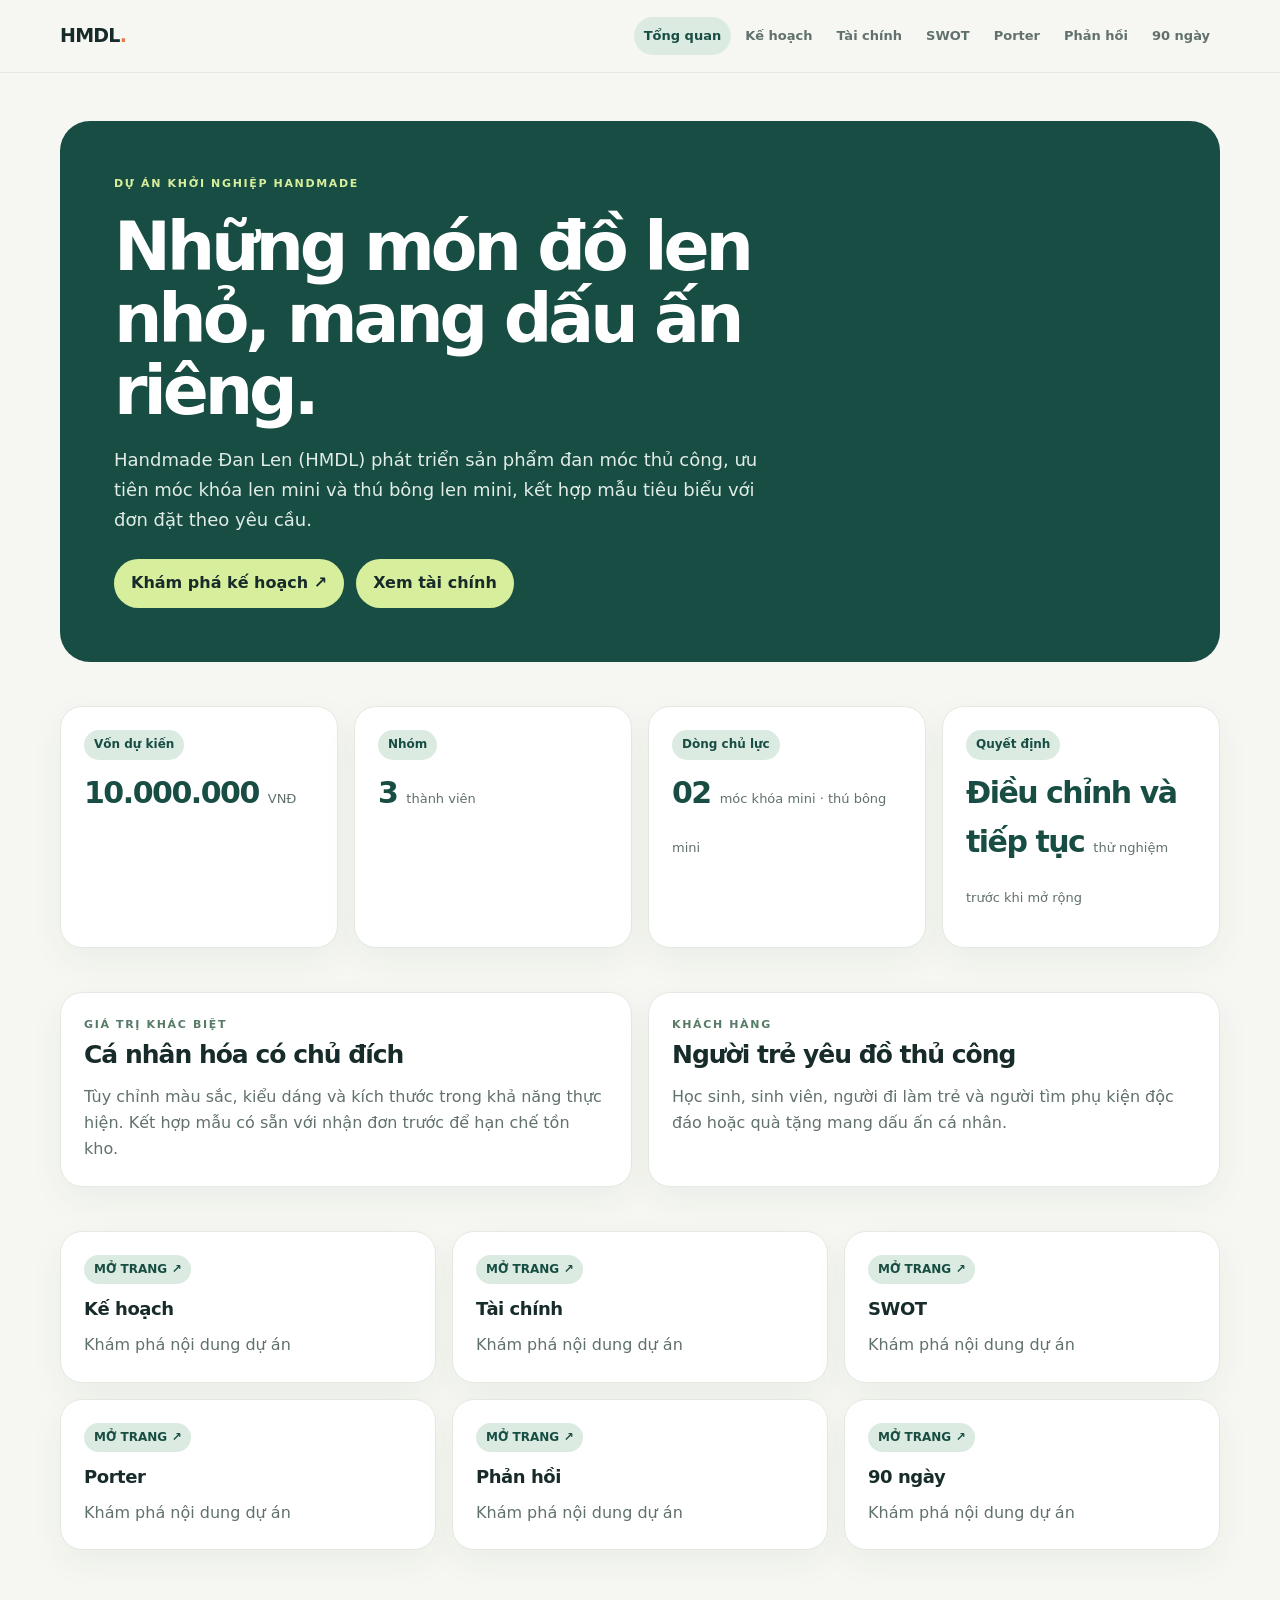
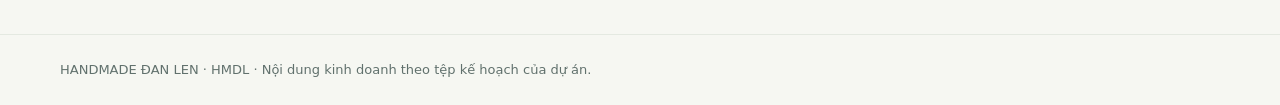
<file: index.html>
<!doctype html><html lang="vi"><head><meta charset="utf-8"><meta name="viewport" content="width=device-width,initial-scale=1"><title>Tổng quan · HMDL</title><link rel="stylesheet" href="style.css"></head><body><header><div class="wrap nav"><a class="brand" href="index.html">HMDL<span style="color:#e77b48">.</span></a><nav><a class="active" href="index.html">Tổng quan</a><a class="" href="business-plan.html">Kế hoạch</a><a class="" href="financial-analysis.html">Tài chính</a><a class="" href="swot.html">SWOT</a><a class="" href="five-forces.html">Porter</a><a class="" href="reflections.html">Phản hồi</a><a class="" href="action-plan.html">90 ngày</a></nav></div></header><main class="wrap"><section class="hero"><div class="eyebrow">DỰ ÁN KHỞI NGHIỆP HANDMADE</div><h1>Những món đồ len nhỏ, mang dấu ấn riêng.</h1><p>Handmade Đan Len (HMDL) phát triển sản phẩm đan móc thủ công, ưu tiên móc khóa len mini và thú bông len mini, kết hợp mẫu tiêu biểu với đơn đặt theo yêu cầu.</p><div class="actions"><a class="btn" href="business-plan.html">Khám phá kế hoạch ↗</a><a class="btn" href="financial-analysis.html">Xem tài chính</a></div></section><section class="section grid g4"><article class="card"><span class="tag">Vốn dự kiến</span><div class="metric">10.000.000 <small>VNĐ</small></div></article><article class="card"><span class="tag">Nhóm</span><div class="metric">3 <small>thành viên</small></div></article><article class="card"><span class="tag">Dòng chủ lực</span><div class="metric">02 <small>móc khóa mini · thú bông mini</small></div></article><article class="card"><span class="tag">Quyết định</span><div class="metric">Điều chỉnh và tiếp tục <small>thử nghiệm trước khi mở rộng</small></div></article></section><section class="section grid g2"><article class="card"><div class="eyebrow">GIÁ TRỊ KHÁC BIỆT</div><h2>Cá nhân hóa có chủ đích</h2><p>Tùy chỉnh màu sắc, kiểu dáng và kích thước trong khả năng thực hiện. Kết hợp mẫu có sẵn với nhận đơn trước để hạn chế tồn kho.</p></article><article class="card"><div class="eyebrow">KHÁCH HÀNG</div><h2>Người trẻ yêu đồ thủ công</h2><p>Học sinh, sinh viên, người đi làm trẻ và người tìm phụ kiện độc đáo hoặc quà tặng mang dấu ấn cá nhân.</p></article></section><section class="section grid g3"><a class="card" style="text-decoration:none" href="business-plan.html"><span class="tag">MỞ TRANG ↗</span><h3>Kế hoạch</h3><p>Khám phá nội dung dự án</p></a><a class="card" style="text-decoration:none" href="financial-analysis.html"><span class="tag">MỞ TRANG ↗</span><h3>Tài chính</h3><p>Khám phá nội dung dự án</p></a><a class="card" style="text-decoration:none" href="swot.html"><span class="tag">MỞ TRANG ↗</span><h3>SWOT</h3><p>Khám phá nội dung dự án</p></a><a class="card" style="text-decoration:none" href="five-forces.html"><span class="tag">MỞ TRANG ↗</span><h3>Porter</h3><p>Khám phá nội dung dự án</p></a><a class="card" style="text-decoration:none" href="reflections.html"><span class="tag">MỞ TRANG ↗</span><h3>Phản hồi</h3><p>Khám phá nội dung dự án</p></a><a class="card" style="text-decoration:none" href="action-plan.html"><span class="tag">MỞ TRANG ↗</span><h3>90 ngày</h3><p>Khám phá nội dung dự án</p></a></section></main><footer><div class="wrap">HANDMADE ĐAN LEN · HMDL · Nội dung kinh doanh theo tệp kế hoạch của dự án.</div></footer></body></html>
</file>
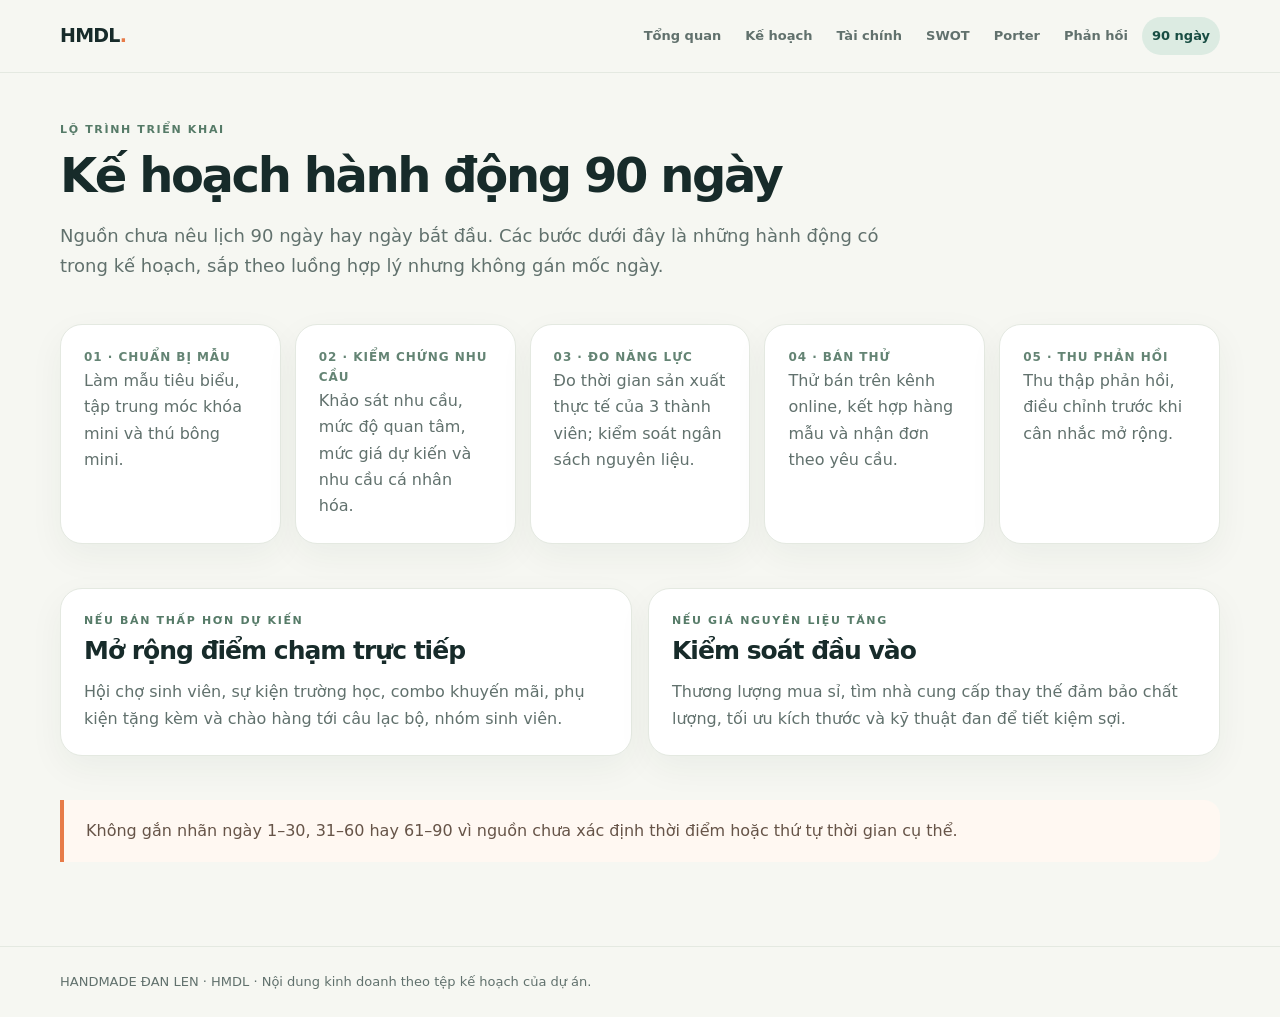
<file: action-plan.html>
<!doctype html><html lang="vi"><head><meta charset="utf-8"><meta name="viewport" content="width=device-width,initial-scale=1"><title>action-plan · HMDL</title><link rel="stylesheet" href="style.css"></head><body><header><div class="wrap nav"><a class="brand" href="index.html">HMDL<span style="color:#e77b48">.</span></a><nav><a class="" href="index.html">Tổng quan</a><a class="" href="business-plan.html">Kế hoạch</a><a class="" href="financial-analysis.html">Tài chính</a><a class="" href="swot.html">SWOT</a><a class="" href="five-forces.html">Porter</a><a class="" href="reflections.html">Phản hồi</a><a class="active" href="action-plan.html">90 ngày</a></nav></div></header><main class="wrap"><div class="eyebrow">LỘ TRÌNH TRIỂN KHAI</div><h1 class="title">Kế hoạch hành động 90 ngày</h1><p class="lead">Nguồn chưa nêu lịch 90 ngày hay ngày bắt đầu. Các bước dưới đây là những hành động có trong kế hoạch, sắp theo luồng hợp lý nhưng không gán mốc ngày.</p><section class="section timeline"><article class="card"><div class="step">01 · Chuẩn bị mẫu</div><p>Làm mẫu tiêu biểu, tập trung móc khóa mini và thú bông mini.</p></article><article class="card"><div class="step">02 · Kiểm chứng nhu cầu</div><p>Khảo sát nhu cầu, mức độ quan tâm, mức giá dự kiến và nhu cầu cá nhân hóa.</p></article><article class="card"><div class="step">03 · Đo năng lực</div><p>Đo thời gian sản xuất thực tế của 3 thành viên; kiểm soát ngân sách nguyên liệu.</p></article><article class="card"><div class="step">04 · Bán thử</div><p>Thử bán trên kênh online, kết hợp hàng mẫu và nhận đơn theo yêu cầu.</p></article><article class="card"><div class="step">05 · Thu phản hồi</div><p>Thu thập phản hồi, điều chỉnh trước khi cân nhắc mở rộng.</p></article></section><section class="section grid g2"><article class="card"><div class="eyebrow">NẾU BÁN THẤP HƠN DỰ KIẾN</div><h2>Mở rộng điểm chạm trực tiếp</h2><p>Hội chợ sinh viên, sự kiện trường học, combo khuyến mãi, phụ kiện tặng kèm và chào hàng tới câu lạc bộ, nhóm sinh viên.</p></article><article class="card"><div class="eyebrow">NẾU GIÁ NGUYÊN LIỆU TĂNG</div><h2>Kiểm soát đầu vào</h2><p>Thương lượng mua sỉ, tìm nhà cung cấp thay thế đảm bảo chất lượng, tối ưu kích thước và kỹ thuật đan để tiết kiệm sợi.</p></article></section><div class="callout section">Không gắn nhãn ngày 1–30, 31–60 hay 61–90 vì nguồn chưa xác định thời điểm hoặc thứ tự thời gian cụ thể.</div></main><footer><div class="wrap">HANDMADE ĐAN LEN · HMDL · Nội dung kinh doanh theo tệp kế hoạch của dự án.</div></footer></body></html>
</file>
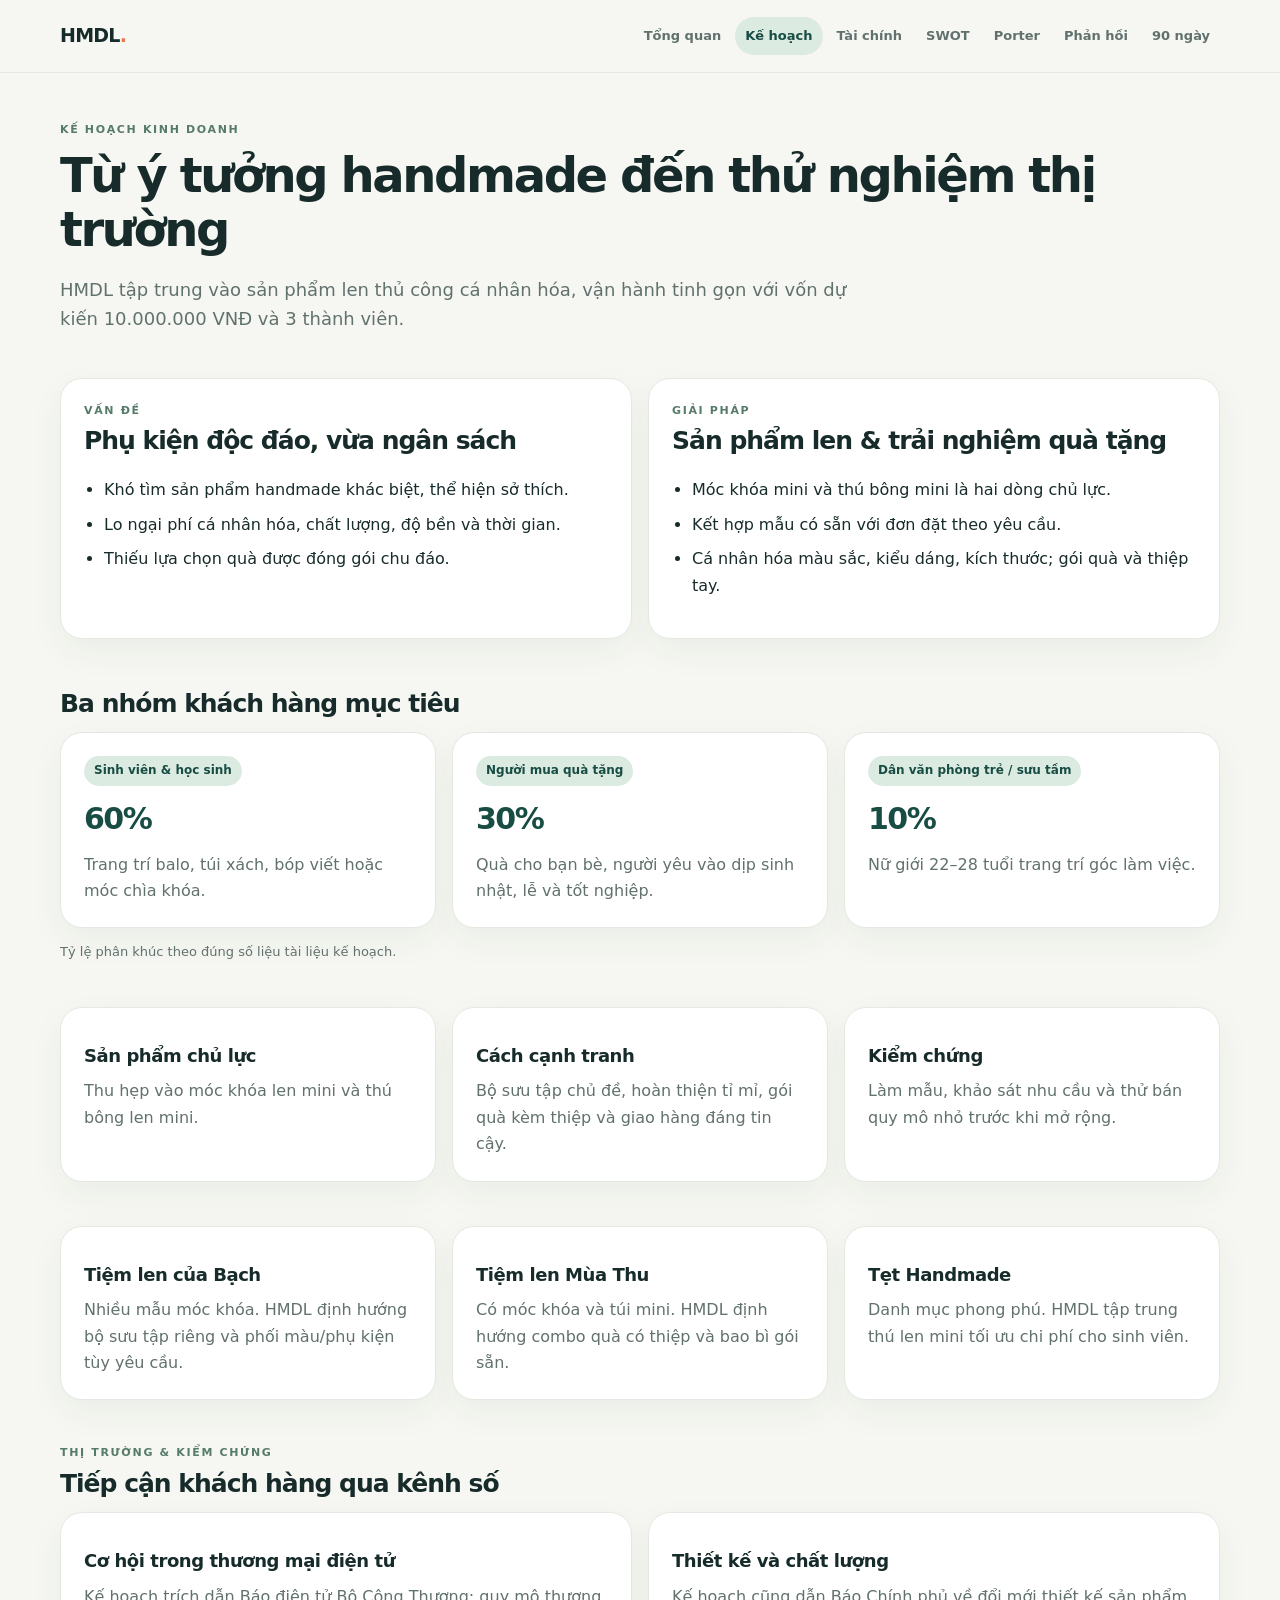
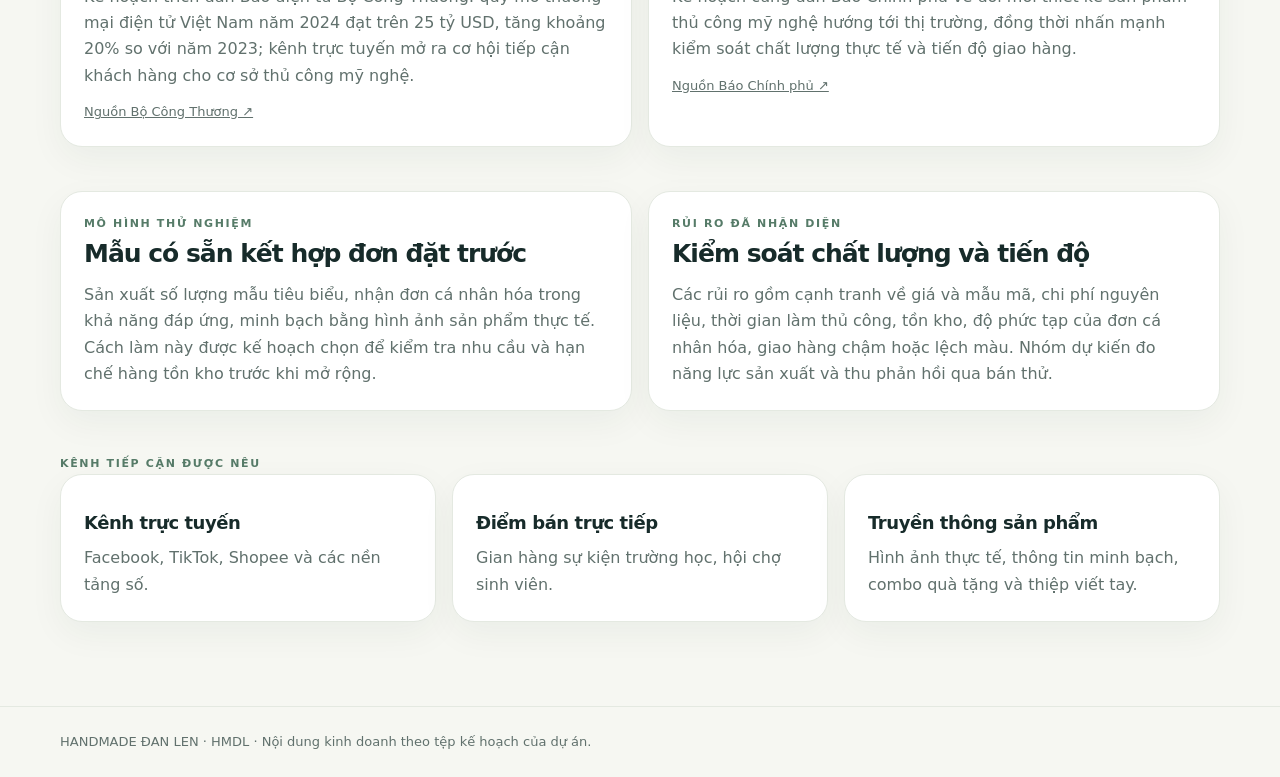
<file: business-plan.html>
<!doctype html><html lang="vi"><head><meta charset="utf-8"><meta name="viewport" content="width=device-width,initial-scale=1"><title>business-plan · HMDL</title><link rel="stylesheet" href="style.css"></head><body><header><div class="wrap nav"><a class="brand" href="index.html">HMDL<span style="color:#e77b48">.</span></a><nav><a class="" href="index.html">Tổng quan</a><a class="active" href="business-plan.html">Kế hoạch</a><a class="" href="financial-analysis.html">Tài chính</a><a class="" href="swot.html">SWOT</a><a class="" href="five-forces.html">Porter</a><a class="" href="reflections.html">Phản hồi</a><a class="" href="action-plan.html">90 ngày</a></nav></div></header><main class="wrap"><div class="eyebrow">KẾ HOẠCH KINH DOANH</div><h1 class="title">Từ ý tưởng handmade đến thử nghiệm thị trường</h1><p class="lead">HMDL tập trung vào sản phẩm len thủ công cá nhân hóa, vận hành tinh gọn với vốn dự kiến 10.000.000 VNĐ và 3 thành viên.</p><section class="section grid g2"><article class="card"><div class="eyebrow">VẤN ĐỀ</div><h2>Phụ kiện độc đáo, vừa ngân sách</h2><ul class="list"><li>Khó tìm sản phẩm handmade khác biệt, thể hiện sở thích.</li><li>Lo ngại phí cá nhân hóa, chất lượng, độ bền và thời gian.</li><li>Thiếu lựa chọn quà được đóng gói chu đáo.</li></ul></article><article class="card"><div class="eyebrow">GIẢI PHÁP</div><h2>Sản phẩm len & trải nghiệm quà tặng</h2><ul class="list"><li>Móc khóa mini và thú bông mini là hai dòng chủ lực.</li><li>Kết hợp mẫu có sẵn với đơn đặt theo yêu cầu.</li><li>Cá nhân hóa màu sắc, kiểu dáng, kích thước; gói quà và thiệp tay.</li></ul></article></section><section class="section"><h2>Ba nhóm khách hàng mục tiêu</h2><div class="grid g3"><article class="card"><span class="tag">Sinh viên & học sinh</span><div class="metric">60%</div><p>Trang trí balo, túi xách, bóp viết hoặc móc chìa khóa.</p></article><article class="card"><span class="tag">Người mua quà tặng</span><div class="metric">30%</div><p>Quà cho bạn bè, người yêu vào dịp sinh nhật, lễ và tốt nghiệp.</p></article><article class="card"><span class="tag">Dân văn phòng trẻ / sưu tầm</span><div class="metric">10%</div><p>Nữ giới 22–28 tuổi trang trí góc làm việc.</p></article></div><p class="small">Tỷ lệ phân khúc theo đúng số liệu tài liệu kế hoạch.</p></section><section class="section grid g3"><article class="card"><h3>Sản phẩm chủ lực</h3><p>Thu hẹp vào móc khóa len mini và thú bông len mini.</p></article><article class="card"><h3>Cách cạnh tranh</h3><p>Bộ sưu tập chủ đề, hoàn thiện tỉ mỉ, gói quà kèm thiệp và giao hàng đáng tin cậy.</p></article><article class="card"><h3>Kiểm chứng</h3><p>Làm mẫu, khảo sát nhu cầu và thử bán quy mô nhỏ trước khi mở rộng.</p></article></section><section class="section grid g3"><article class="card"><h3>Tiệm len của Bạch</h3><p>Nhiều mẫu móc khóa. HMDL định hướng bộ sưu tập riêng và phối màu/phụ kiện tùy yêu cầu.</p></article><article class="card"><h3>Tiệm len Mùa Thu</h3><p>Có móc khóa và túi mini. HMDL định hướng combo quà có thiệp và bao bì gói sẵn.</p></article><article class="card"><h3>Tẹt Handmade</h3><p>Danh mục phong phú. HMDL tập trung thú len mini tối ưu chi phí cho sinh viên.</p></article></section><section class="section"><div class="eyebrow">THỊ TRƯỜNG & KIỂM CHỨNG</div><h2>Tiếp cận khách hàng qua kênh số</h2><div class="grid g2"><article class="card"><h3>Cơ hội trong thương mại điện tử</h3><p>Kế hoạch trích dẫn Báo điện tử Bộ Công Thương: quy mô thương mại điện tử Việt Nam năm 2024 đạt trên 25 tỷ USD, tăng khoảng 20% so với năm 2023; kênh trực tuyến mở ra cơ hội tiếp cận khách hàng cho cơ sở thủ công mỹ nghệ.</p><p class="small" style="margin-top:12px"><a href="https://moit.gov.vn/tin-tuc/xuc-tien-thuong-mai/hang-hoa-len-cac-san-thuong-mai-dien-tu-xuyen-bien-gioi-.html" target="_blank" rel="noreferrer">Nguồn Bộ Công Thương ↗</a></p></article><article class="card"><h3>Thiết kế và chất lượng</h3><p>Kế hoạch cũng dẫn Báo Chính phủ về đổi mới thiết kế sản phẩm thủ công mỹ nghệ hướng tới thị trường, đồng thời nhấn mạnh kiểm soát chất lượng thực tế và tiến độ giao hàng.</p><p class="small" style="margin-top:12px"><a href="https://thanglong.baochinhphu.vn/thiet-ke-san-pham-thu-cong-my-nghe-doi-moi-sang-tao-huong-toi-thi-truong-103261022125728254.htm?utm_source=chatgpt.com" target="_blank" rel="noreferrer">Nguồn Báo Chính phủ ↗</a></p></article></div></section><section class="section grid g2"><article class="card"><div class="eyebrow">MÔ HÌNH THỬ NGHIỆM</div><h2>Mẫu có sẵn kết hợp đơn đặt trước</h2><p>Sản xuất số lượng mẫu tiêu biểu, nhận đơn cá nhân hóa trong khả năng đáp ứng, minh bạch bằng hình ảnh sản phẩm thực tế. Cách làm này được kế hoạch chọn để kiểm tra nhu cầu và hạn chế hàng tồn kho trước khi mở rộng.</p></article><article class="card"><div class="eyebrow">RỦI RO ĐÃ NHẬN DIỆN</div><h2>Kiểm soát chất lượng và tiến độ</h2><p>Các rủi ro gồm cạnh tranh về giá và mẫu mã, chi phí nguyên liệu, thời gian làm thủ công, tồn kho, độ phức tạp của đơn cá nhân hóa, giao hàng chậm hoặc lệch màu. Nhóm dự kiến đo năng lực sản xuất và thu phản hồi qua bán thử.</p></article></section><section class="section"><div class="eyebrow">KÊNH TIẾP CẬN ĐƯỢC NÊU</div><div class="grid g3"><article class="card"><h3>Kênh trực tuyến</h3><p>Facebook, TikTok, Shopee và các nền tảng số.</p></article><article class="card"><h3>Điểm bán trực tiếp</h3><p>Gian hàng sự kiện trường học, hội chợ sinh viên.</p></article><article class="card"><h3>Truyền thông sản phẩm</h3><p>Hình ảnh thực tế, thông tin minh bạch, combo quà tặng và thiệp viết tay.</p></article></div></section></main><footer><div class="wrap">HANDMADE ĐAN LEN · HMDL · Nội dung kinh doanh theo tệp kế hoạch của dự án.</div></footer></body></html>
</file>
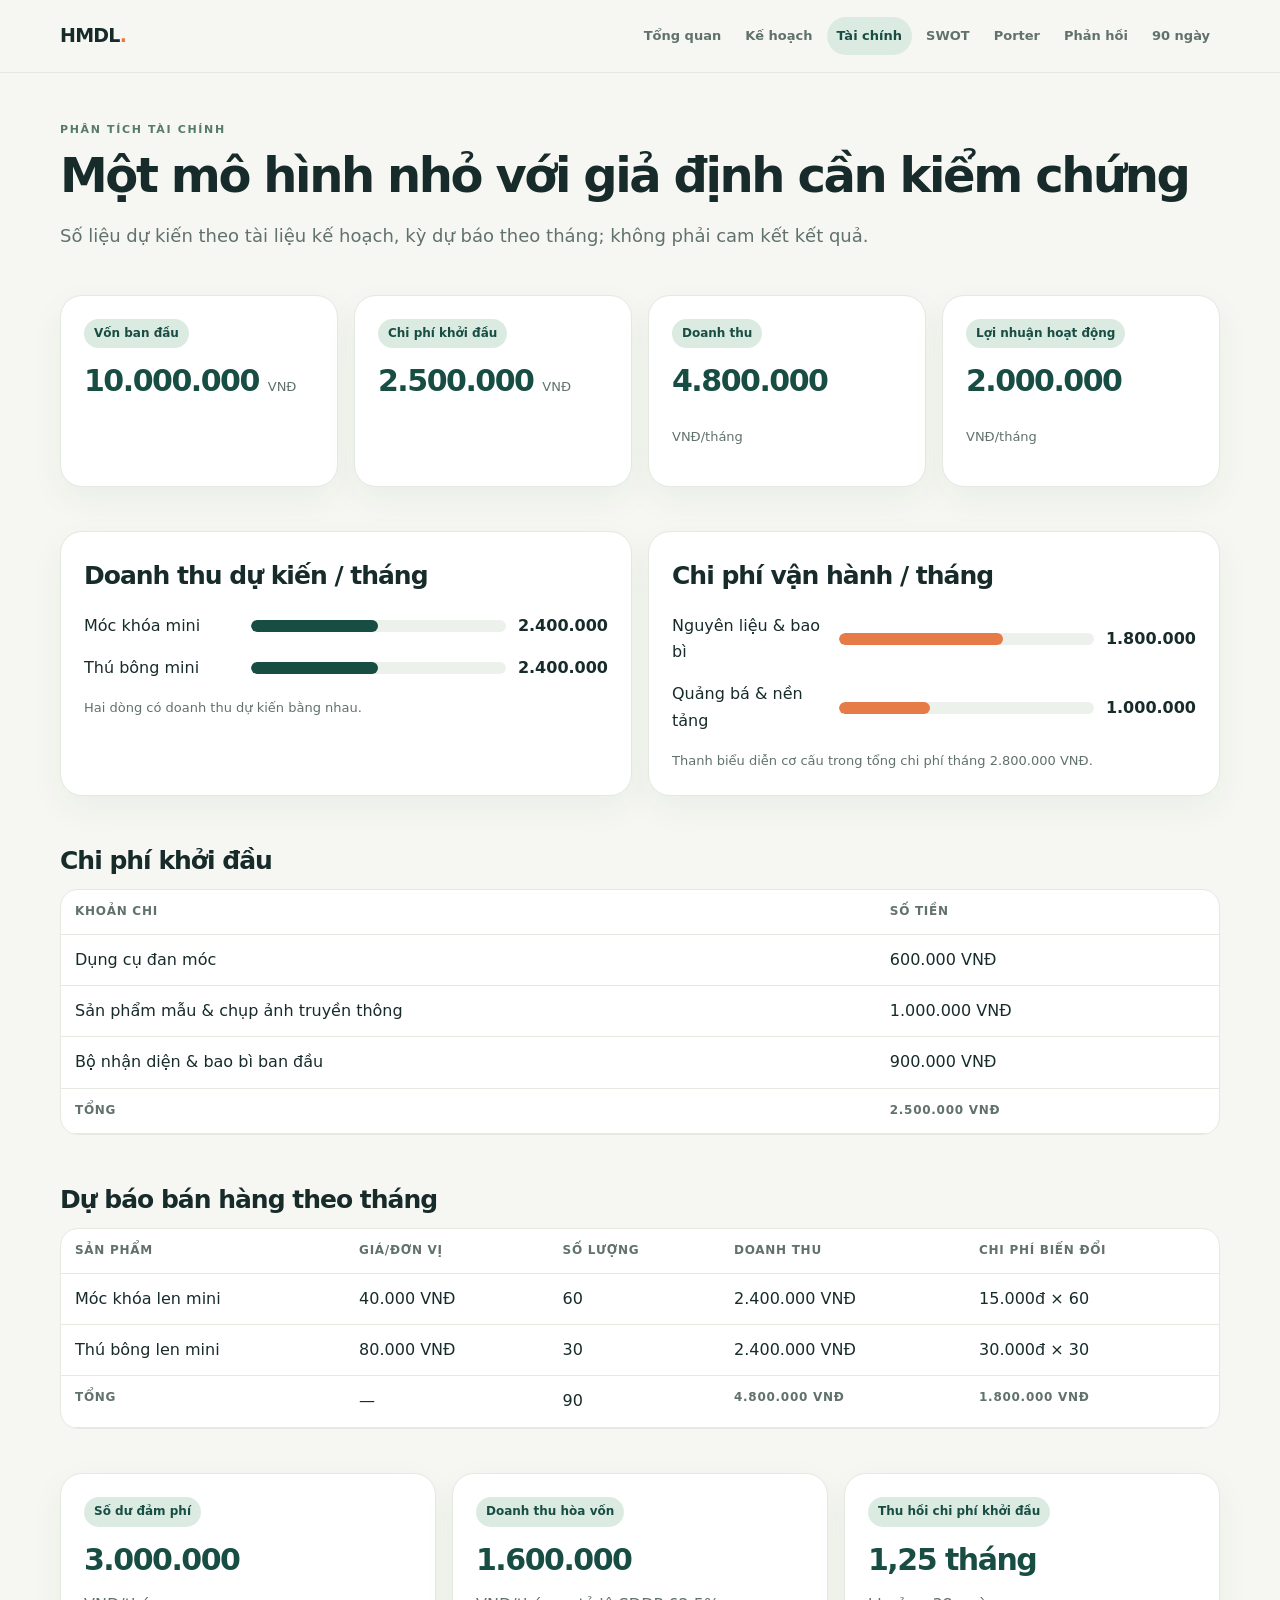
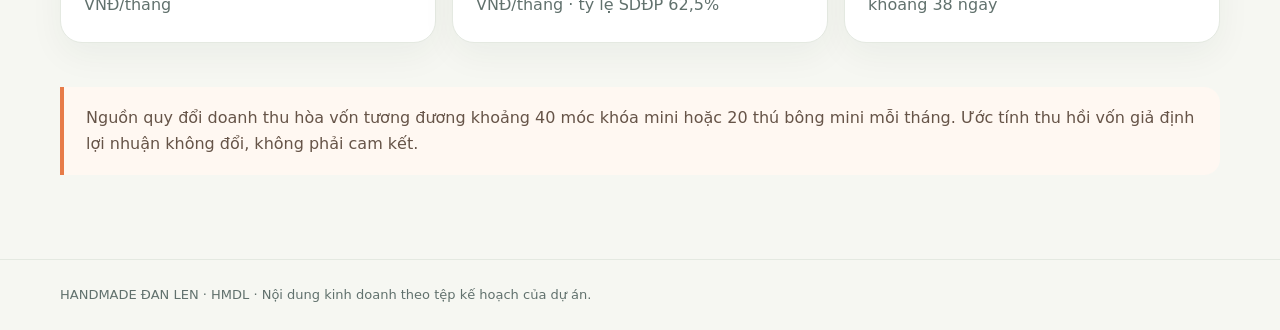
<file: financial-analysis.html>
<!doctype html><html lang="vi"><head><meta charset="utf-8"><meta name="viewport" content="width=device-width,initial-scale=1"><title>financial-analysis · HMDL</title><link rel="stylesheet" href="style.css"></head><body><header><div class="wrap nav"><a class="brand" href="index.html">HMDL<span style="color:#e77b48">.</span></a><nav><a class="" href="index.html">Tổng quan</a><a class="" href="business-plan.html">Kế hoạch</a><a class="active" href="financial-analysis.html">Tài chính</a><a class="" href="swot.html">SWOT</a><a class="" href="five-forces.html">Porter</a><a class="" href="reflections.html">Phản hồi</a><a class="" href="action-plan.html">90 ngày</a></nav></div></header><main class="wrap"><div class="eyebrow">PHÂN TÍCH TÀI CHÍNH</div><h1 class="title">Một mô hình nhỏ với giả định cần kiểm chứng</h1><p class="lead">Số liệu dự kiến theo tài liệu kế hoạch, kỳ dự báo theo tháng; không phải cam kết kết quả.</p><section class="section grid g4"><article class="card"><span class="tag">Vốn ban đầu</span><div class="metric">10.000.000 <small>VNĐ</small></div></article><article class="card"><span class="tag">Chi phí khởi đầu</span><div class="metric">2.500.000 <small>VNĐ</small></div></article><article class="card"><span class="tag">Doanh thu</span><div class="metric">4.800.000 <small>VNĐ/tháng</small></div></article><article class="card"><span class="tag">Lợi nhuận hoạt động</span><div class="metric">2.000.000 <small>VNĐ/tháng</small></div></article></section><section class="section grid g2"><article class="card"><h2>Doanh thu dự kiến / tháng</h2><div class="bar-row"><span>Móc khóa mini</span><div class="bar"><i style="width:50%"></i></div><strong>2.400.000</strong></div><div class="bar-row"><span>Thú bông mini</span><div class="bar"><i style="width:50%"></i></div><strong>2.400.000</strong></div><p class="small">Hai dòng có doanh thu dự kiến bằng nhau.</p></article><article class="card"><h2>Chi phí vận hành / tháng</h2><div class="bar-row"><span>Nguyên liệu & bao bì</span><div class="bar orange"><i style="width:64.3%"></i></div><strong>1.800.000</strong></div><div class="bar-row"><span>Quảng bá & nền tảng</span><div class="bar orange"><i style="width:35.7%"></i></div><strong>1.000.000</strong></div><p class="small">Thanh biểu diễn cơ cấu trong tổng chi phí tháng 2.800.000 VNĐ.</p></article></section><section class="section"><h2>Chi phí khởi đầu</h2><div class="table-wrap"><table><tr><th>Khoản chi</th><th>Số tiền</th></tr><tr><td>Dụng cụ đan móc</td><td>600.000 VNĐ</td></tr><tr><td>Sản phẩm mẫu & chụp ảnh truyền thông</td><td>1.000.000 VNĐ</td></tr><tr><td>Bộ nhận diện & bao bì ban đầu</td><td>900.000 VNĐ</td></tr><tr><th>Tổng</th><th>2.500.000 VNĐ</th></tr></table></div></section><section class="section"><h2>Dự báo bán hàng theo tháng</h2><div class="table-wrap"><table><tr><th>Sản phẩm</th><th>Giá/đơn vị</th><th>Số lượng</th><th>Doanh thu</th><th>Chi phí biến đổi</th></tr><tr><td>Móc khóa len mini</td><td>40.000 VNĐ</td><td>60</td><td>2.400.000 VNĐ</td><td>15.000đ × 60</td></tr><tr><td>Thú bông len mini</td><td>80.000 VNĐ</td><td>30</td><td>2.400.000 VNĐ</td><td>30.000đ × 30</td></tr><tr><th>Tổng</th><td>—</td><td>90</td><th>4.800.000 VNĐ</th><th>1.800.000 VNĐ</th></tr></table></div></section><section class="section grid g3"><article class="card"><span class="tag">Số dư đảm phí</span><div class="metric">3.000.000</div><p>VNĐ/tháng</p></article><article class="card"><span class="tag">Doanh thu hòa vốn</span><div class="metric">1.600.000</div><p>VNĐ/tháng · tỷ lệ SDĐP 62,5%</p></article><article class="card"><span class="tag">Thu hồi chi phí khởi đầu</span><div class="metric">1,25 tháng</div><p>khoảng 38 ngày</p></article></section><div class="callout section">Nguồn quy đổi doanh thu hòa vốn tương đương khoảng 40 móc khóa mini hoặc 20 thú bông mini mỗi tháng. Ước tính thu hồi vốn giả định lợi nhuận không đổi, không phải cam kết.</div></main><footer><div class="wrap">HANDMADE ĐAN LEN · HMDL · Nội dung kinh doanh theo tệp kế hoạch của dự án.</div></footer></body></html>
</file>
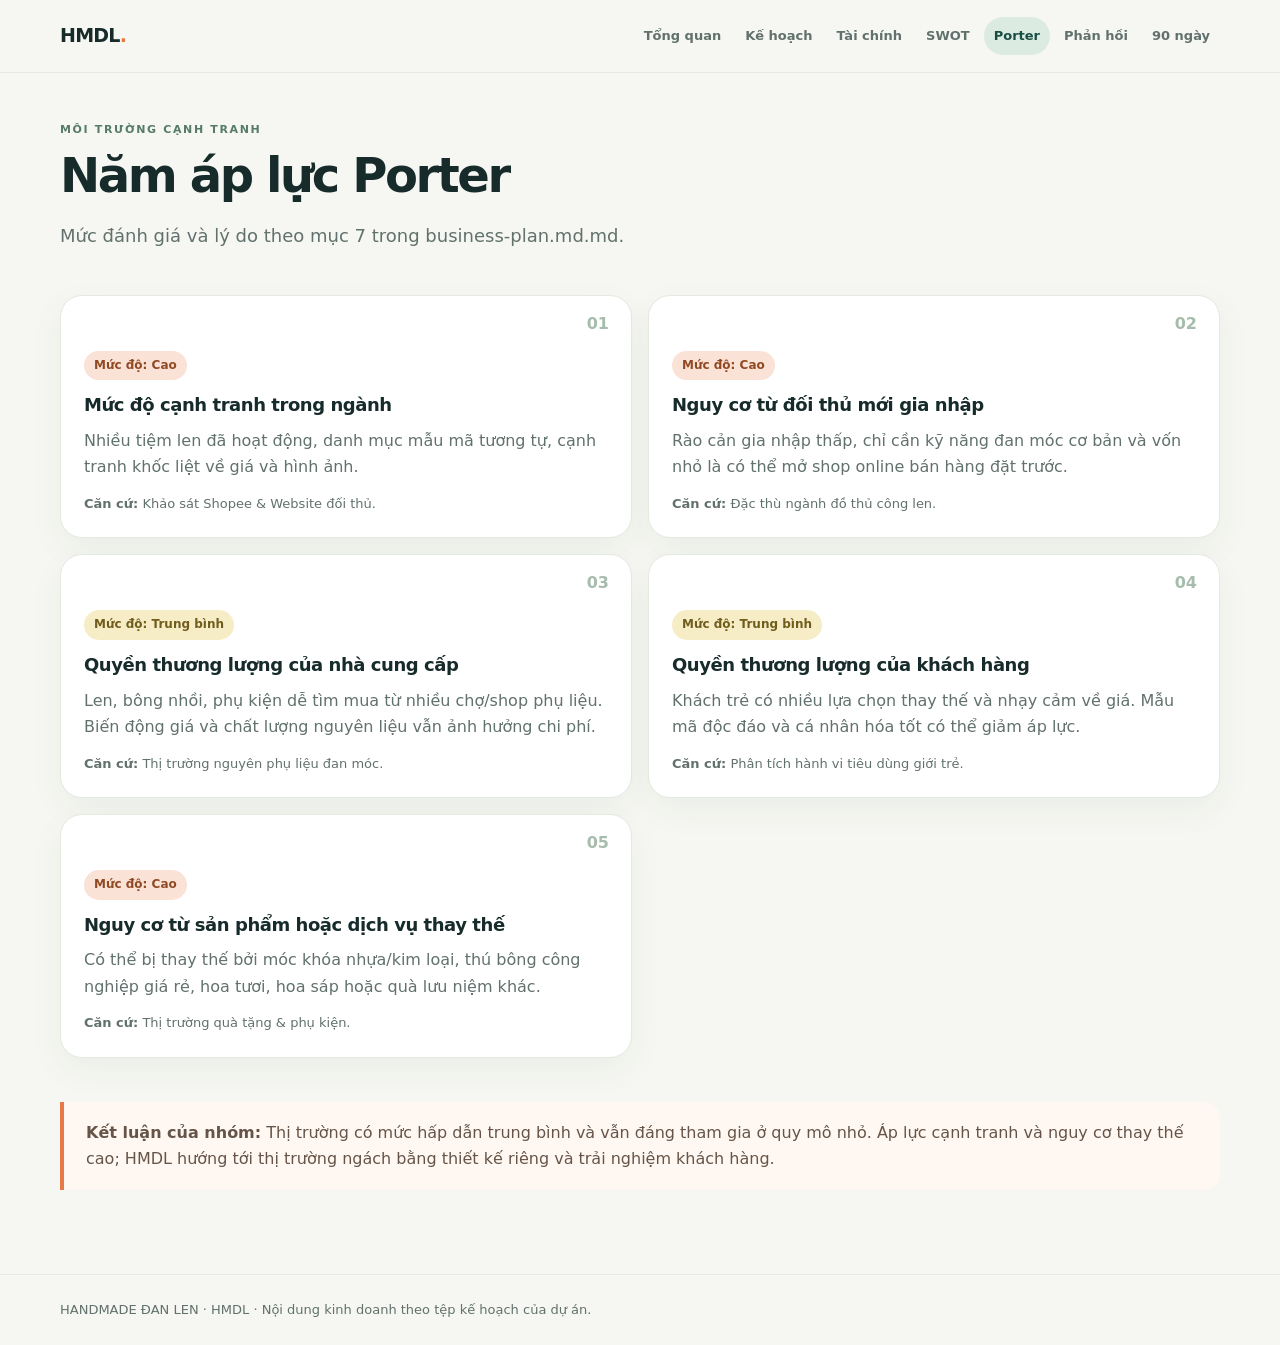
<file: five-forces.html>
<!doctype html><html lang="vi"><head><meta charset="utf-8"><meta name="viewport" content="width=device-width,initial-scale=1"><title>five-forces · HMDL</title><link rel="stylesheet" href="style.css"></head><body><header><div class="wrap nav"><a class="brand" href="index.html">HMDL<span style="color:#e77b48">.</span></a><nav><a class="" href="index.html">Tổng quan</a><a class="" href="business-plan.html">Kế hoạch</a><a class="" href="financial-analysis.html">Tài chính</a><a class="" href="swot.html">SWOT</a><a class="active" href="five-forces.html">Porter</a><a class="" href="reflections.html">Phản hồi</a><a class="" href="action-plan.html">90 ngày</a></nav></div></header><main class="wrap"><div class="eyebrow">MÔI TRƯỜNG CẠNH TRANH</div><h1 class="title">Năm áp lực Porter</h1><p class="lead">Mức đánh giá và lý do theo mục 7 trong business-plan.md.md.</p><section class="section grid g2"><article class="card force" data-n="01"><span class="tag high">Mức độ: Cao</span><h3>Mức độ cạnh tranh trong ngành</h3><p>Nhiều tiệm len đã hoạt động, danh mục mẫu mã tương tự, cạnh tranh khốc liệt về giá và hình ảnh.</p><p class="small" style="margin-top:12px"><strong>Căn cứ:</strong> Khảo sát Shopee & Website đối thủ.</p></article><article class="card force" data-n="02"><span class="tag high">Mức độ: Cao</span><h3>Nguy cơ từ đối thủ mới gia nhập</h3><p>Rào cản gia nhập thấp, chỉ cần kỹ năng đan móc cơ bản và vốn nhỏ là có thể mở shop online bán hàng đặt trước.</p><p class="small" style="margin-top:12px"><strong>Căn cứ:</strong> Đặc thù ngành đồ thủ công len.</p></article><article class="card force" data-n="03"><span class="tag medium">Mức độ: Trung bình</span><h3>Quyền thương lượng của nhà cung cấp</h3><p>Len, bông nhồi, phụ kiện dễ tìm mua từ nhiều chợ/shop phụ liệu. Biến động giá và chất lượng nguyên liệu vẫn ảnh hưởng chi phí.</p><p class="small" style="margin-top:12px"><strong>Căn cứ:</strong> Thị trường nguyên phụ liệu đan móc.</p></article><article class="card force" data-n="04"><span class="tag medium">Mức độ: Trung bình</span><h3>Quyền thương lượng của khách hàng</h3><p>Khách trẻ có nhiều lựa chọn thay thế và nhạy cảm về giá. Mẫu mã độc đáo và cá nhân hóa tốt có thể giảm áp lực.</p><p class="small" style="margin-top:12px"><strong>Căn cứ:</strong> Phân tích hành vi tiêu dùng giới trẻ.</p></article><article class="card force" data-n="05"><span class="tag high">Mức độ: Cao</span><h3>Nguy cơ từ sản phẩm hoặc dịch vụ thay thế</h3><p>Có thể bị thay thế bởi móc khóa nhựa/kim loại, thú bông công nghiệp giá rẻ, hoa tươi, hoa sáp hoặc quà lưu niệm khác.</p><p class="small" style="margin-top:12px"><strong>Căn cứ:</strong> Thị trường quà tặng & phụ kiện.</p></article></section><div class="callout section"><strong>Kết luận của nhóm:</strong> Thị trường có mức hấp dẫn trung bình và vẫn đáng tham gia ở quy mô nhỏ. Áp lực cạnh tranh và nguy cơ thay thế cao; HMDL hướng tới thị trường ngách bằng thiết kế riêng và trải nghiệm khách hàng.</div></main><footer><div class="wrap">HANDMADE ĐAN LEN · HMDL · Nội dung kinh doanh theo tệp kế hoạch của dự án.</div></footer></body></html>
</file>
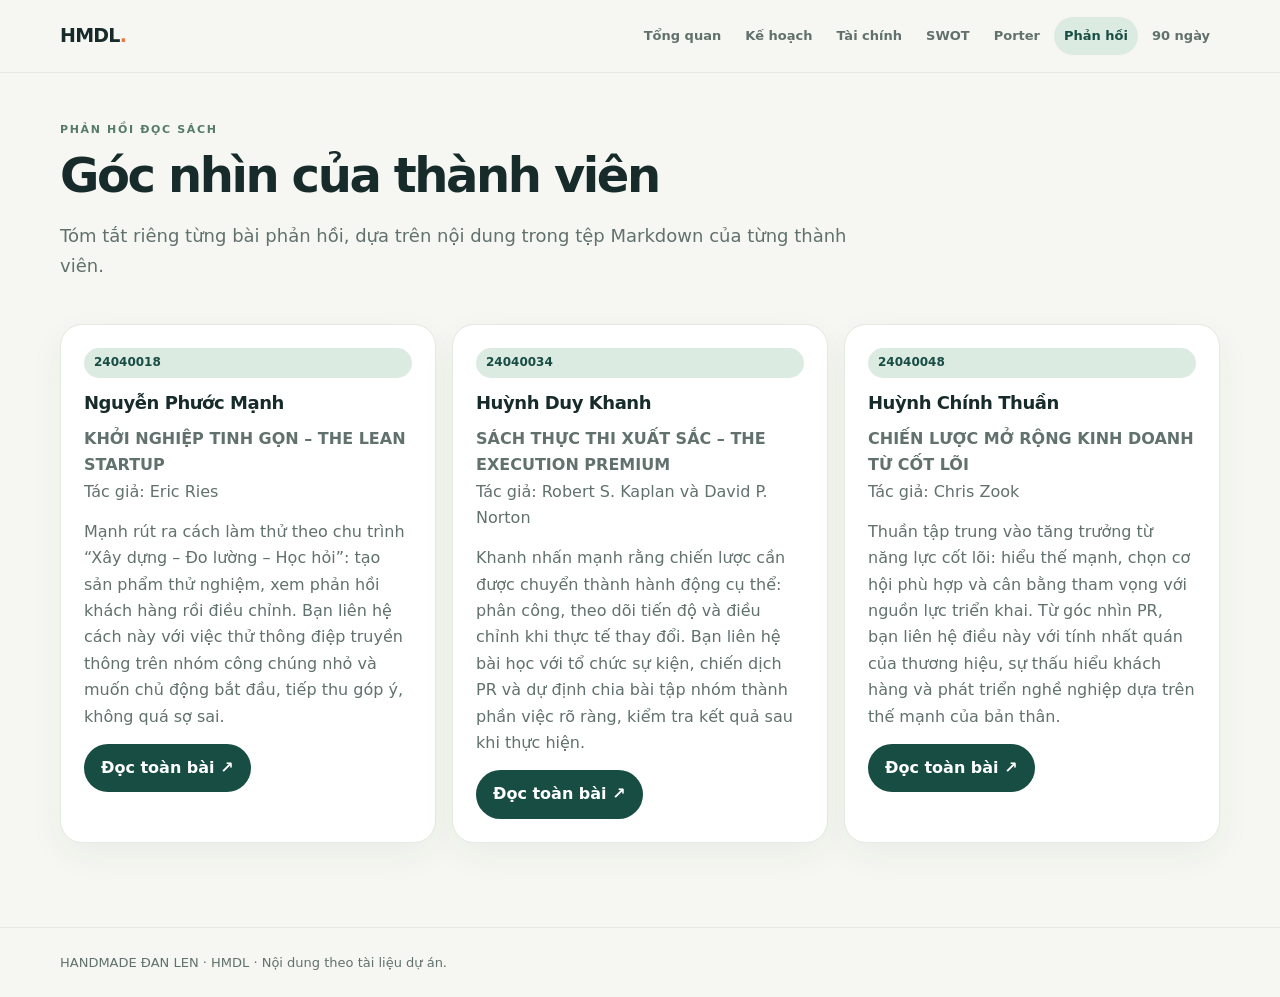
<file: reflections.html>
<!doctype html><html lang="vi"><head><meta charset="utf-8"><meta name="viewport" content="width=device-width,initial-scale=1"><title>Phản hồi đọc sách · HMDL</title><link rel="stylesheet" href="style.css"></head><body><header><div class="wrap nav"><a class="brand" href="index.html">HMDL<span style="color:#e77b48">.</span></a><nav><a class="" href="index.html">Tổng quan</a><a class="" href="business-plan.html">Kế hoạch</a><a class="" href="financial-analysis.html">Tài chính</a><a class="" href="swot.html">SWOT</a><a class="" href="five-forces.html">Porter</a><a class="active" href="reflections.html">Phản hồi</a><a class="" href="action-plan.html">90 ngày</a></nav></div></header><main class="wrap"><div class="eyebrow">PHẢN HỒI ĐỌC SÁCH</div><h1 class="title">Góc nhìn của thành viên</h1><p class="lead">Tóm tắt riêng từng bài phản hồi, dựa trên nội dung trong tệp Markdown của từng thành viên.</p><section class="section grid g3"><article class="card member"><span class="tag">24040018</span><h3>Nguyễn Phước Mạnh</h3><p><strong>KHỞI NGHIỆP TINH GỌN – THE LEAN STARTUP</strong><br>Tác giả: Eric Ries</p><p style="margin-top:14px">Mạnh rút ra cách làm thử theo chu trình “Xây dựng – Đo lường – Học hỏi”: tạo sản phẩm thử nghiệm, xem phản hồi khách hàng rồi điều chỉnh. Bạn liên hệ cách này với việc thử thông điệp truyền thông trên nhóm công chúng nhỏ và muốn chủ động bắt đầu, tiếp thu góp ý, không quá sợ sai.</p><a class="btn dark" href="reflections/24040018-nguyen-phuoc-manh.html">Đọc toàn bài ↗</a></article><article class="card member"><span class="tag">24040034</span><h3>Huỳnh Duy Khanh</h3><p><strong>SÁCH THỰC THI XUẤT SẮC – THE EXECUTION PREMIUM</strong><br>Tác giả: Robert S. Kaplan và David P. Norton</p><p style="margin-top:14px">Khanh nhấn mạnh rằng chiến lược cần được chuyển thành hành động cụ thể: phân công, theo dõi tiến độ và điều chỉnh khi thực tế thay đổi. Bạn liên hệ bài học với tổ chức sự kiện, chiến dịch PR và dự định chia bài tập nhóm thành phần việc rõ ràng, kiểm tra kết quả sau khi thực hiện.</p><a class="btn dark" href="reflections/24040034-huynh-duy-khanh.html">Đọc toàn bài ↗</a></article><article class="card member"><span class="tag">24040048</span><h3>Huỳnh Chính Thuần</h3><p><strong>CHIẾN LƯỢC MỞ RỘNG KINH DOANH TỪ CỐT LÕI</strong><br>Tác giả: Chris Zook</p><p style="margin-top:14px">Thuần tập trung vào tăng trưởng từ năng lực cốt lõi: hiểu thế mạnh, chọn cơ hội phù hợp và cân bằng tham vọng với nguồn lực triển khai. Từ góc nhìn PR, bạn liên hệ điều này với tính nhất quán của thương hiệu, sự thấu hiểu khách hàng và phát triển nghề nghiệp dựa trên thế mạnh của bản thân.</p><a class="btn dark" href="reflections/24040048-huynh-chinh-thuan.html">Đọc toàn bài ↗</a></article></section></main><footer><div class="wrap">HANDMADE ĐAN LEN · HMDL · Nội dung theo tài liệu dự án.</div></footer></body></html>
</file>
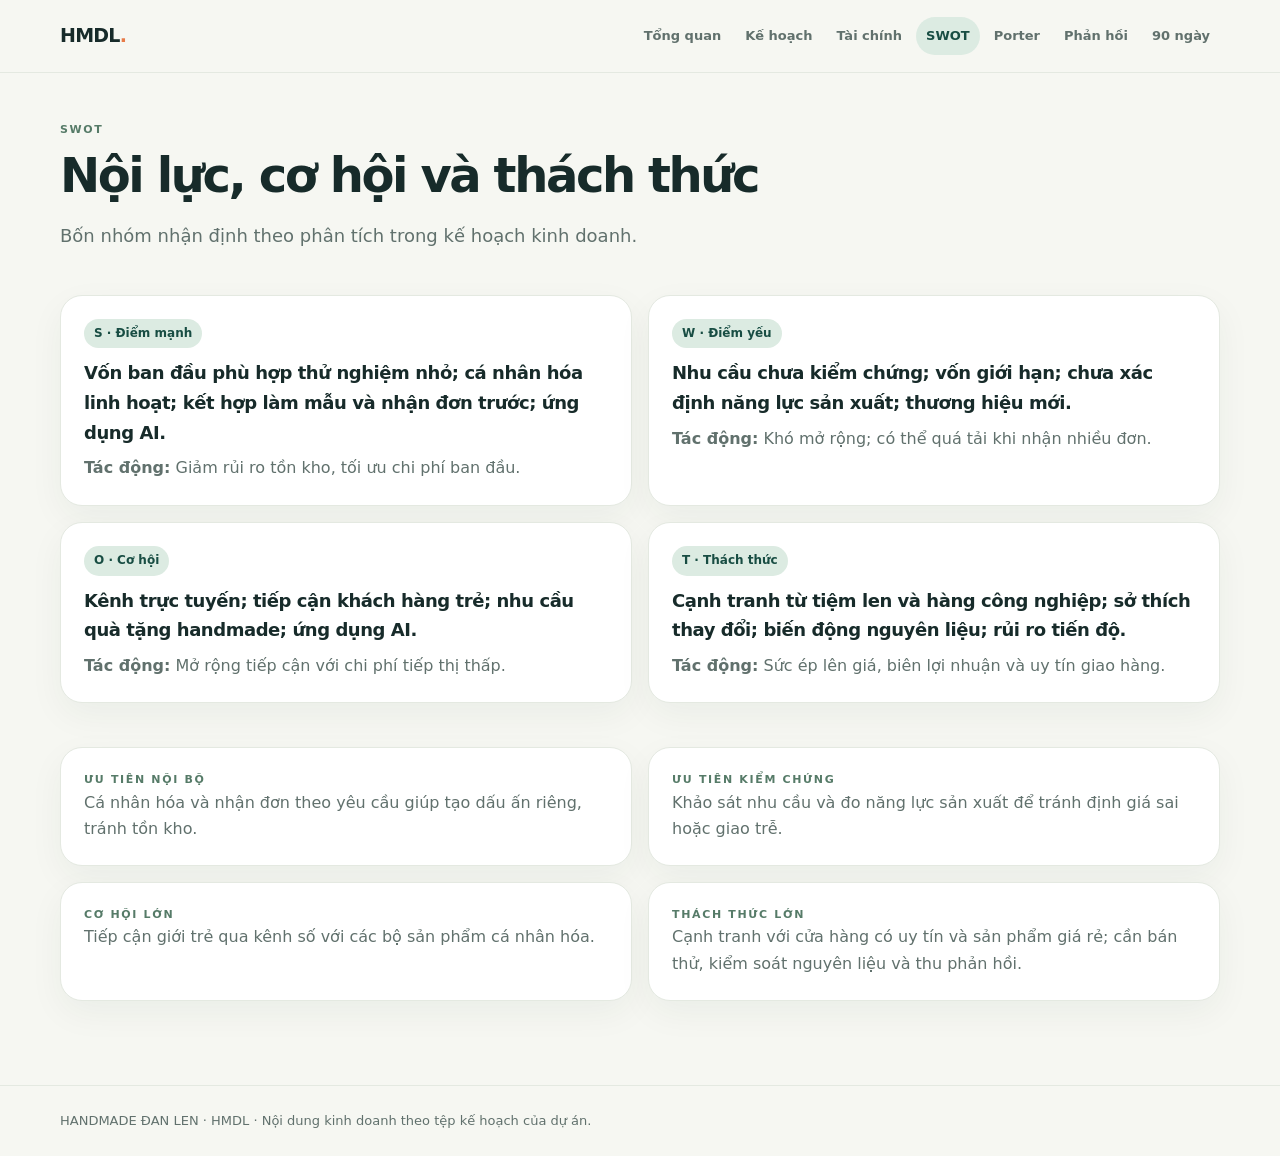
<file: swot.html>
<!doctype html><html lang="vi"><head><meta charset="utf-8"><meta name="viewport" content="width=device-width,initial-scale=1"><title>swot · HMDL</title><link rel="stylesheet" href="style.css"></head><body><header><div class="wrap nav"><a class="brand" href="index.html">HMDL<span style="color:#e77b48">.</span></a><nav><a class="" href="index.html">Tổng quan</a><a class="" href="business-plan.html">Kế hoạch</a><a class="" href="financial-analysis.html">Tài chính</a><a class="active" href="swot.html">SWOT</a><a class="" href="five-forces.html">Porter</a><a class="" href="reflections.html">Phản hồi</a><a class="" href="action-plan.html">90 ngày</a></nav></div></header><main class="wrap"><div class="eyebrow">SWOT</div><h1 class="title">Nội lực, cơ hội và thách thức</h1><p class="lead">Bốn nhóm nhận định theo phân tích trong kế hoạch kinh doanh.</p><section class="section grid g2"><article class="card"><span class="tag">S · Điểm mạnh</span><h3>Vốn ban đầu phù hợp thử nghiệm nhỏ; cá nhân hóa linh hoạt; kết hợp làm mẫu và nhận đơn trước; ứng dụng AI.</h3><p><strong>Tác động:</strong> Giảm rủi ro tồn kho, tối ưu chi phí ban đầu.</p></article><article class="card"><span class="tag">W · Điểm yếu</span><h3>Nhu cầu chưa kiểm chứng; vốn giới hạn; chưa xác định năng lực sản xuất; thương hiệu mới.</h3><p><strong>Tác động:</strong> Khó mở rộng; có thể quá tải khi nhận nhiều đơn.</p></article><article class="card"><span class="tag">O · Cơ hội</span><h3>Kênh trực tuyến; tiếp cận khách hàng trẻ; nhu cầu quà tặng handmade; ứng dụng AI.</h3><p><strong>Tác động:</strong> Mở rộng tiếp cận với chi phí tiếp thị thấp.</p></article><article class="card"><span class="tag">T · Thách thức</span><h3>Cạnh tranh từ tiệm len và hàng công nghiệp; sở thích thay đổi; biến động nguyên liệu; rủi ro tiến độ.</h3><p><strong>Tác động:</strong> Sức ép lên giá, biên lợi nhuận và uy tín giao hàng.</p></article></section><section class="section grid g2"><article class="card"><div class="eyebrow">Ưu tiên nội bộ</div><p>Cá nhân hóa và nhận đơn theo yêu cầu giúp tạo dấu ấn riêng, tránh tồn kho.</p></article><article class="card"><div class="eyebrow">Ưu tiên kiểm chứng</div><p>Khảo sát nhu cầu và đo năng lực sản xuất để tránh định giá sai hoặc giao trễ.</p></article><article class="card"><div class="eyebrow">Cơ hội lớn</div><p>Tiếp cận giới trẻ qua kênh số với các bộ sản phẩm cá nhân hóa.</p></article><article class="card"><div class="eyebrow">Thách thức lớn</div><p>Cạnh tranh với cửa hàng có uy tín và sản phẩm giá rẻ; cần bán thử, kiểm soát nguyên liệu và thu phản hồi.</p></article></section></main><footer><div class="wrap">HANDMADE ĐAN LEN · HMDL · Nội dung kinh doanh theo tệp kế hoạch của dự án.</div></footer></body></html>
</file>
<file: style.css>
:root{--ink:#172b2a;--muted:#61716d;--paper:#f6f7f2;--green:#184d43;--mint:#dcebe2;--lime:#d7ef9c;--line:#e4e9e1;--orange:#e77b48;--shadow:0 12px 35px #173b2d0d;--radius:22px}*{box-sizing:border-box}body{margin:0;background:var(--paper);color:var(--ink);font:16px/1.65 system-ui,'Segoe UI',sans-serif}a{color:inherit}.wrap{width:min(1160px,calc(100% - 40px));margin:auto}header{background:#f6f7f2ef;border-bottom:1px solid var(--line);position:sticky;top:0;z-index:5;backdrop-filter:blur(14px)}.nav{min-height:72px;display:flex;align-items:center;justify-content:space-between;gap:18px}.brand{text-decoration:none;font-size:19px;font-weight:850;letter-spacing:-.04em}nav{display:flex;flex-wrap:wrap;gap:4px}nav a{padding:8px 10px;border-radius:999px;text-decoration:none;color:var(--muted);font-size:13px;font-weight:650}nav a:hover,nav a.active{background:var(--mint);color:var(--green)}main{padding:48px 0 84px}.eyebrow{color:#567b68;text-transform:uppercase;letter-spacing:.15em;font-size:11px;font-weight:750}.hero{background:var(--green);color:white;border-radius:30px;padding:54px;position:relative;overflow:hidden}.hero h1{font-size:clamp(38px,6vw,68px);line-height:1.06;letter-spacing:-.06em;max-width:780px;margin:18px 0}.hero p{max-width:680px;color:#e0ece6;font-size:18px}.hero .eyebrow{color:var(--lime)}.actions{display:flex;flex-wrap:wrap;gap:12px;margin-top:25px}.btn{display:inline-block;text-decoration:none;background:var(--lime);color:var(--ink);font-weight:750;padding:11px 17px;border-radius:999px}.btn.dark{background:var(--green);color:#fff}.title{font-size:clamp(32px,4vw,48px);line-height:1.12;letter-spacing:-.05em;margin:10px 0 14px}.lead{font-size:18px;color:var(--muted);max-width:820px}.section{margin-top:44px}.section-head{margin-bottom:18px}.section h2{font-size:25px;letter-spacing:-.04em;margin:0 0 8px}.grid{display:grid;gap:16px}.g2{grid-template-columns:repeat(2,minmax(0,1fr))}.g3{grid-template-columns:repeat(3,minmax(0,1fr))}.g4{grid-template-columns:repeat(4,minmax(0,1fr))}.card{background:#fff;border:1px solid var(--line);border-radius:var(--radius);padding:23px;box-shadow:var(--shadow)}.card h3{font-size:18px;margin:10px 0 8px;letter-spacing:-.025em}.card p{margin:0;color:var(--muted)}.metric{font-size:30px;font-weight:800;letter-spacing:-.05em;color:var(--green);margin:8px 0}.metric small{font-size:13px;color:var(--muted);font-weight:500;letter-spacing:0}.tag{display:inline-block;border-radius:999px;padding:5px 10px;background:var(--mint);color:var(--green);font-size:12px;font-weight:750}.high{background:#fae2d7;color:#914923}.medium{background:#f6edc7;color:#705d1c}.callout{border-left:4px solid var(--orange);background:#fff8f2;padding:18px 22px;border-radius:0 16px 16px 0;color:#665448}.list{padding-left:20px}.list li{margin:8px 0}.bar-row{display:grid;grid-template-columns:155px 1fr auto;gap:12px;align-items:center;margin:16px 0}.bar{height:12px;background:#edf1eb;border-radius:99px;overflow:hidden}.bar i{display:block;height:100%;background:var(--green);border-radius:99px}.bar.orange i{background:var(--orange)}.table-wrap{overflow:auto;background:#fff;border:1px solid var(--line);border-radius:18px}table{width:100%;border-collapse:collapse}td,th{text-align:left;padding:12px 14px;border-bottom:1px solid var(--line);vertical-align:top}th{font-size:12px;text-transform:uppercase;letter-spacing:.06em;color:var(--muted)}.force{padding-top:55px;position:relative}.force:before{content:attr(data-n);position:absolute;right:22px;top:15px;font-weight:800;color:#a6bcac}.empty{background:#f4f5f0;border:1px dashed #c8d2c8;border-radius:14px;padding:14px;margin:13px 0;color:#66746d;font-size:14px}.timeline{display:grid;grid-template-columns:repeat(5,1fr);gap:14px}.step{font-size:12px;font-weight:800;letter-spacing:.08em;color:#648474;text-transform:uppercase}footer{border-top:1px solid var(--line);padding:24px 0;color:var(--muted);font-size:13px}.small{font-size:13px;color:var(--muted)}.member{display:flex;flex-direction:column}.member .btn{align-self:flex-start;margin-top:14px}@media(max-width:900px){.g4{grid-template-columns:repeat(2,1fr)}.g3{grid-template-columns:repeat(2,1fr)}.timeline{grid-template-columns:1fr}.nav{align-items:flex-start;padding:13px 0;flex-direction:column}}@media(max-width:600px){.wrap{width:calc(100% - 28px)}main{padding:28px 0 58px}.g2,.g3,.g4{grid-template-columns:1fr}.hero{padding:30px 23px}.hero p{font-size:16px}.bar-row{grid-template-columns:1fr auto}.bar{grid-column:1/-1;grid-row:2}nav a{font-size:12px;padding:6px 8px}.card{padding:19px}}
.reflection-copy{max-width:900px;margin-left:auto;margin-right:auto;padding:clamp(22px,5vw,48px)}.reflection-copy h2{font-size:clamp(23px,3vw,31px);line-height:1.25;margin:25px 0 12px}.reflection-copy h3{margin:22px 0 8px}.reflection-copy p{color:#394b46;margin:0 0 17px}.reflection-copy li{margin:7px 0}.reflection-copy strong{color:#213b33}
</file>
